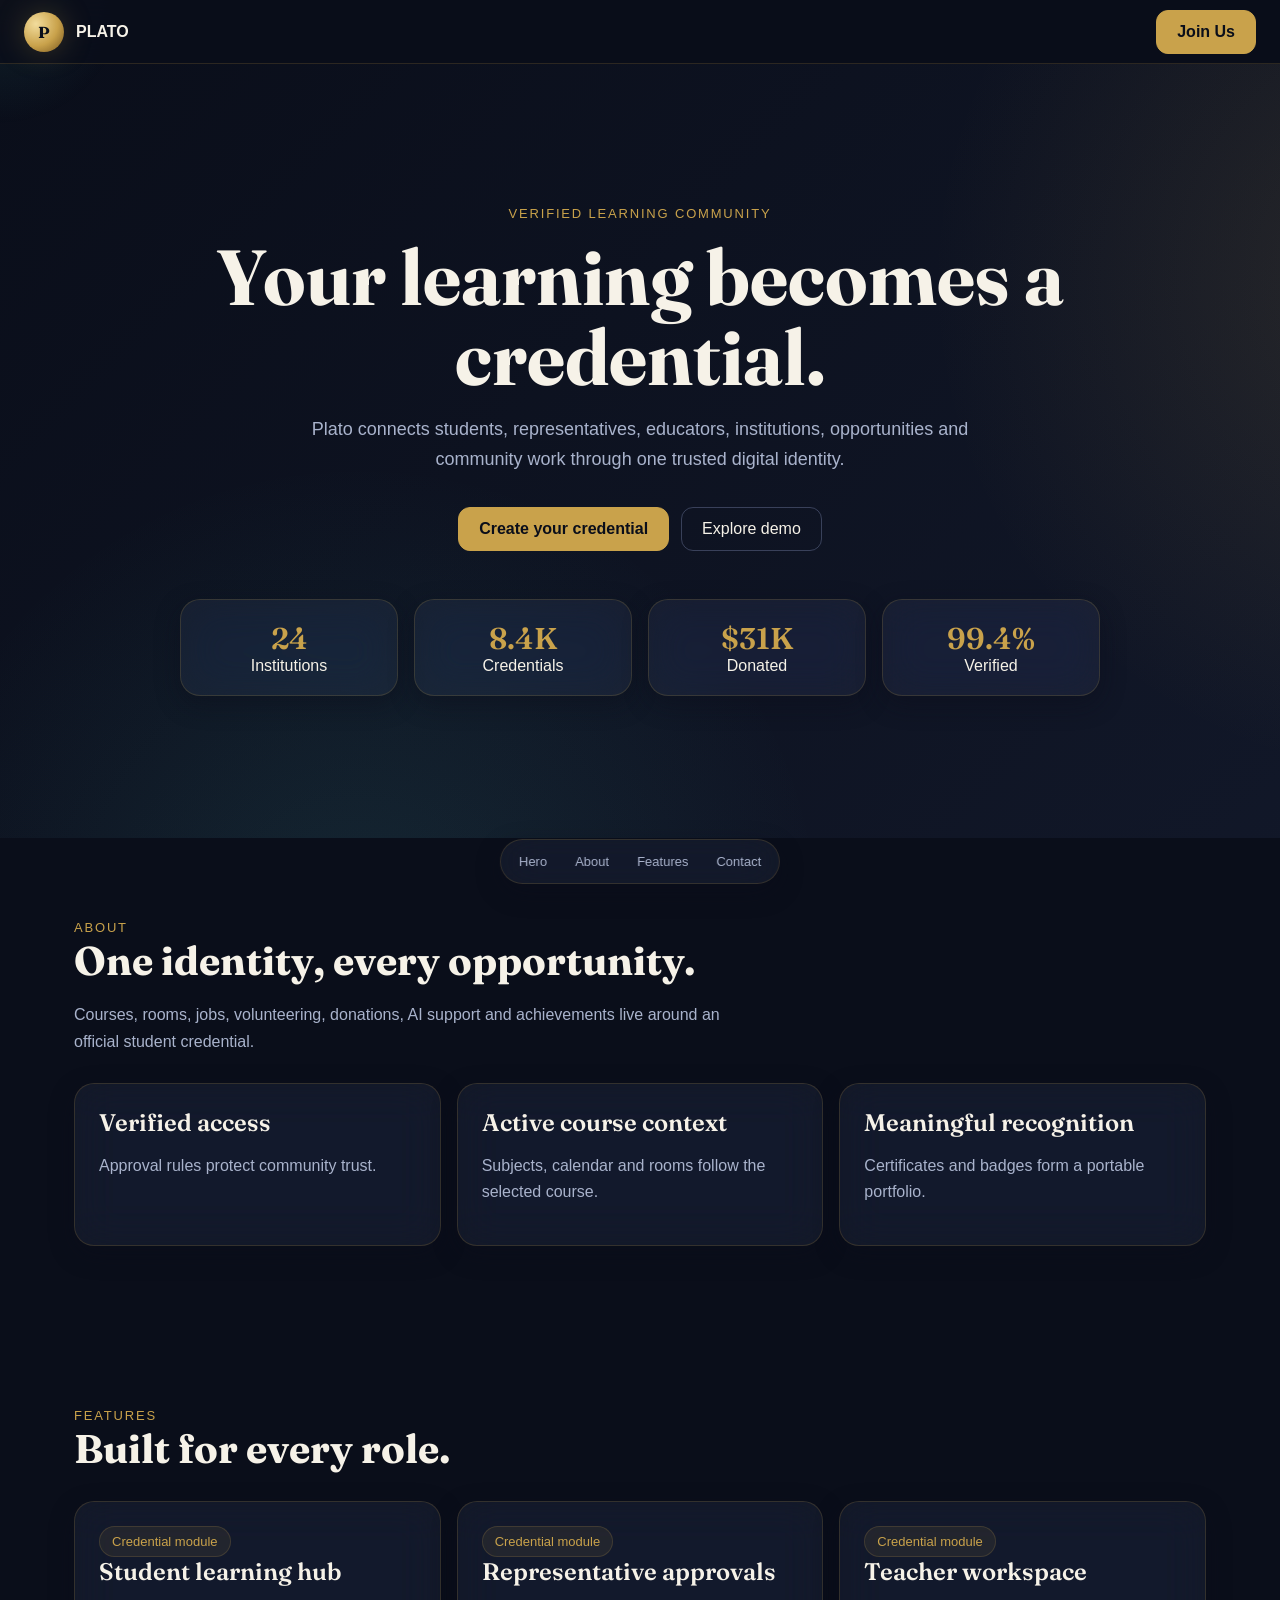
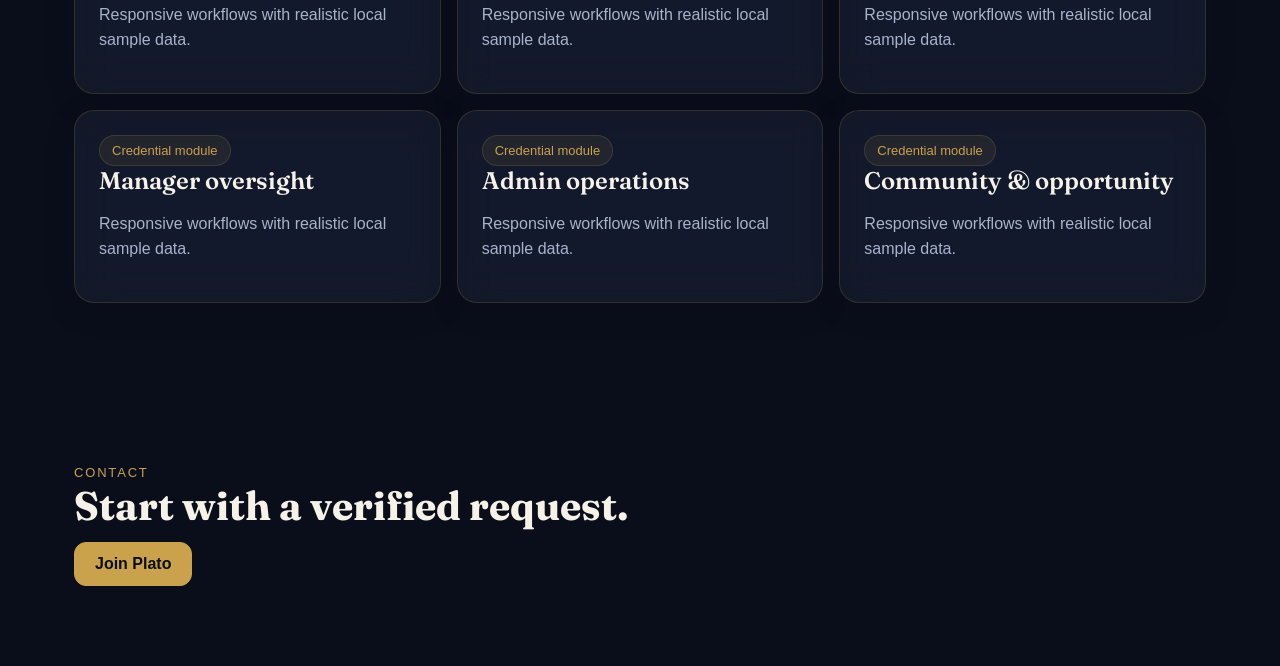
<file: index.html>
<!doctype html>
<html lang="en">
<head>
  <meta charset="utf-8">
  <meta name="viewport" content="width=device-width,initial-scale=1">
  <meta name="theme-color" content="#0A0E1A">
  <meta name="description" content="Plato is a multi-role education and community platform built around verified digital credentials.">
  <title>Plato — Verified Learning Community</title>
  <link rel="preconnect" href="https://fonts.googleapis.com">
  <link rel="preconnect" href="https://fonts.gstatic.com" crossorigin>
  <link href="https://fonts.googleapis.com/css2?family=Fraunces:opsz,wght@9..144,500;9..144,600&family=IBM+Plex+Mono:wght@400;500;600&display=swap" rel="stylesheet">
  <link rel="stylesheet" href="styles.css">
</head>
<body>
  <div id="cursorGlow" aria-hidden="true"></div>
  <div id="appRoot"></div>
  <div id="modalRoot"></div>
  <div id="toastRoot" class="toast-root" aria-live="polite" aria-atomic="true"></div>
  <script src="data.js"></script>
  <script src="app.js"></script>
</body>
</html>
</file>
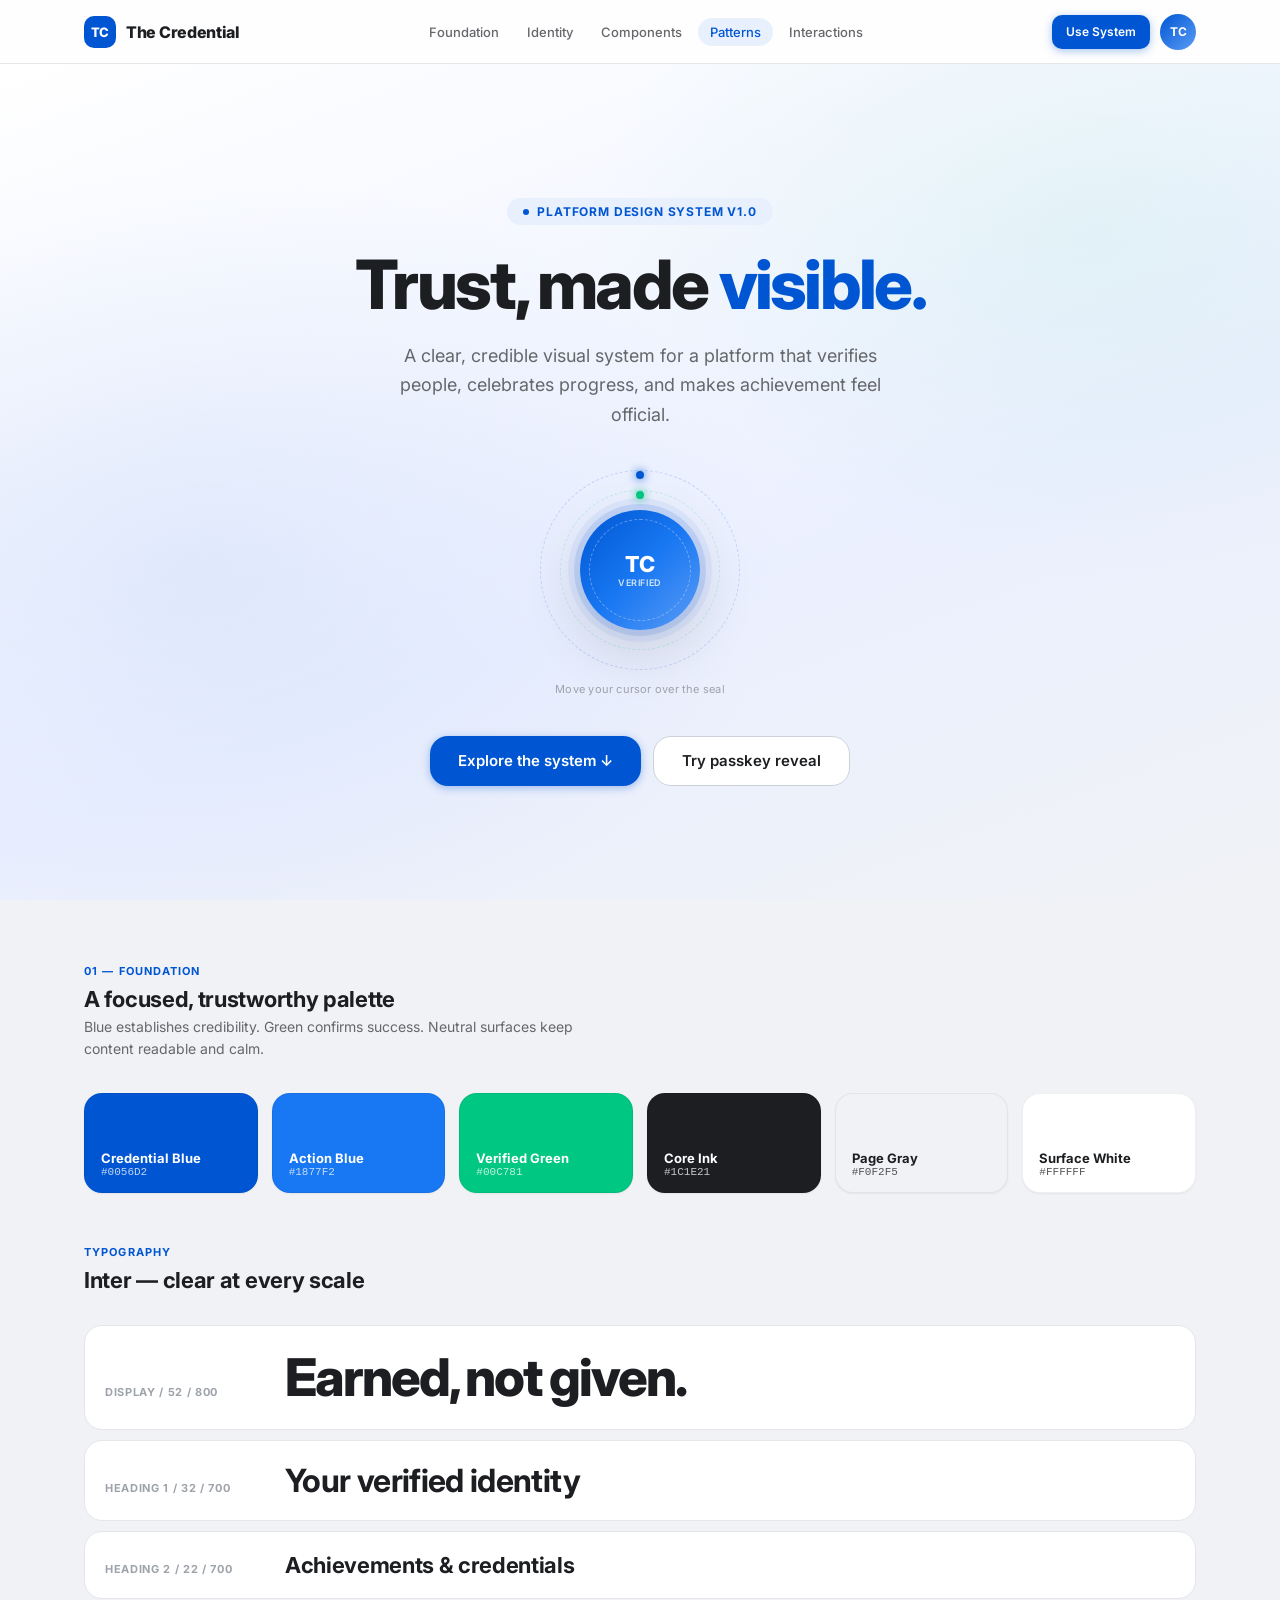
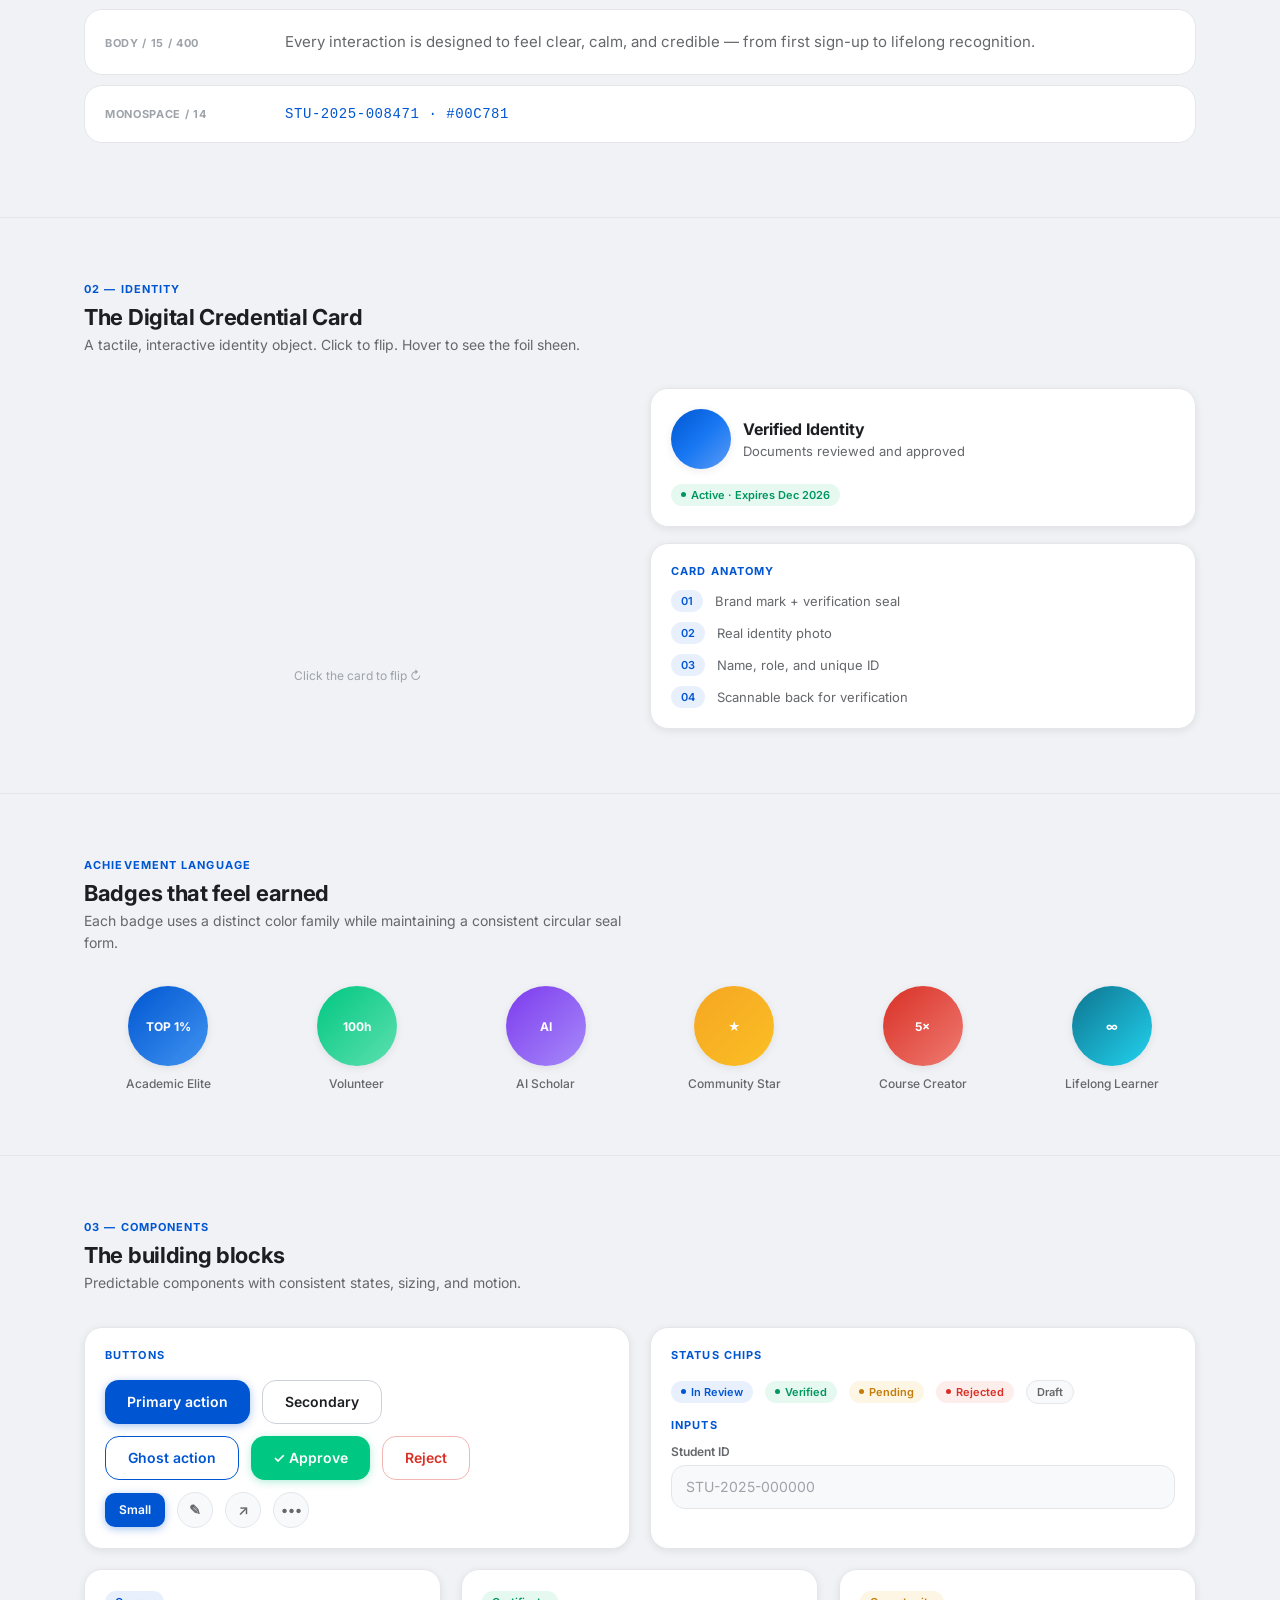
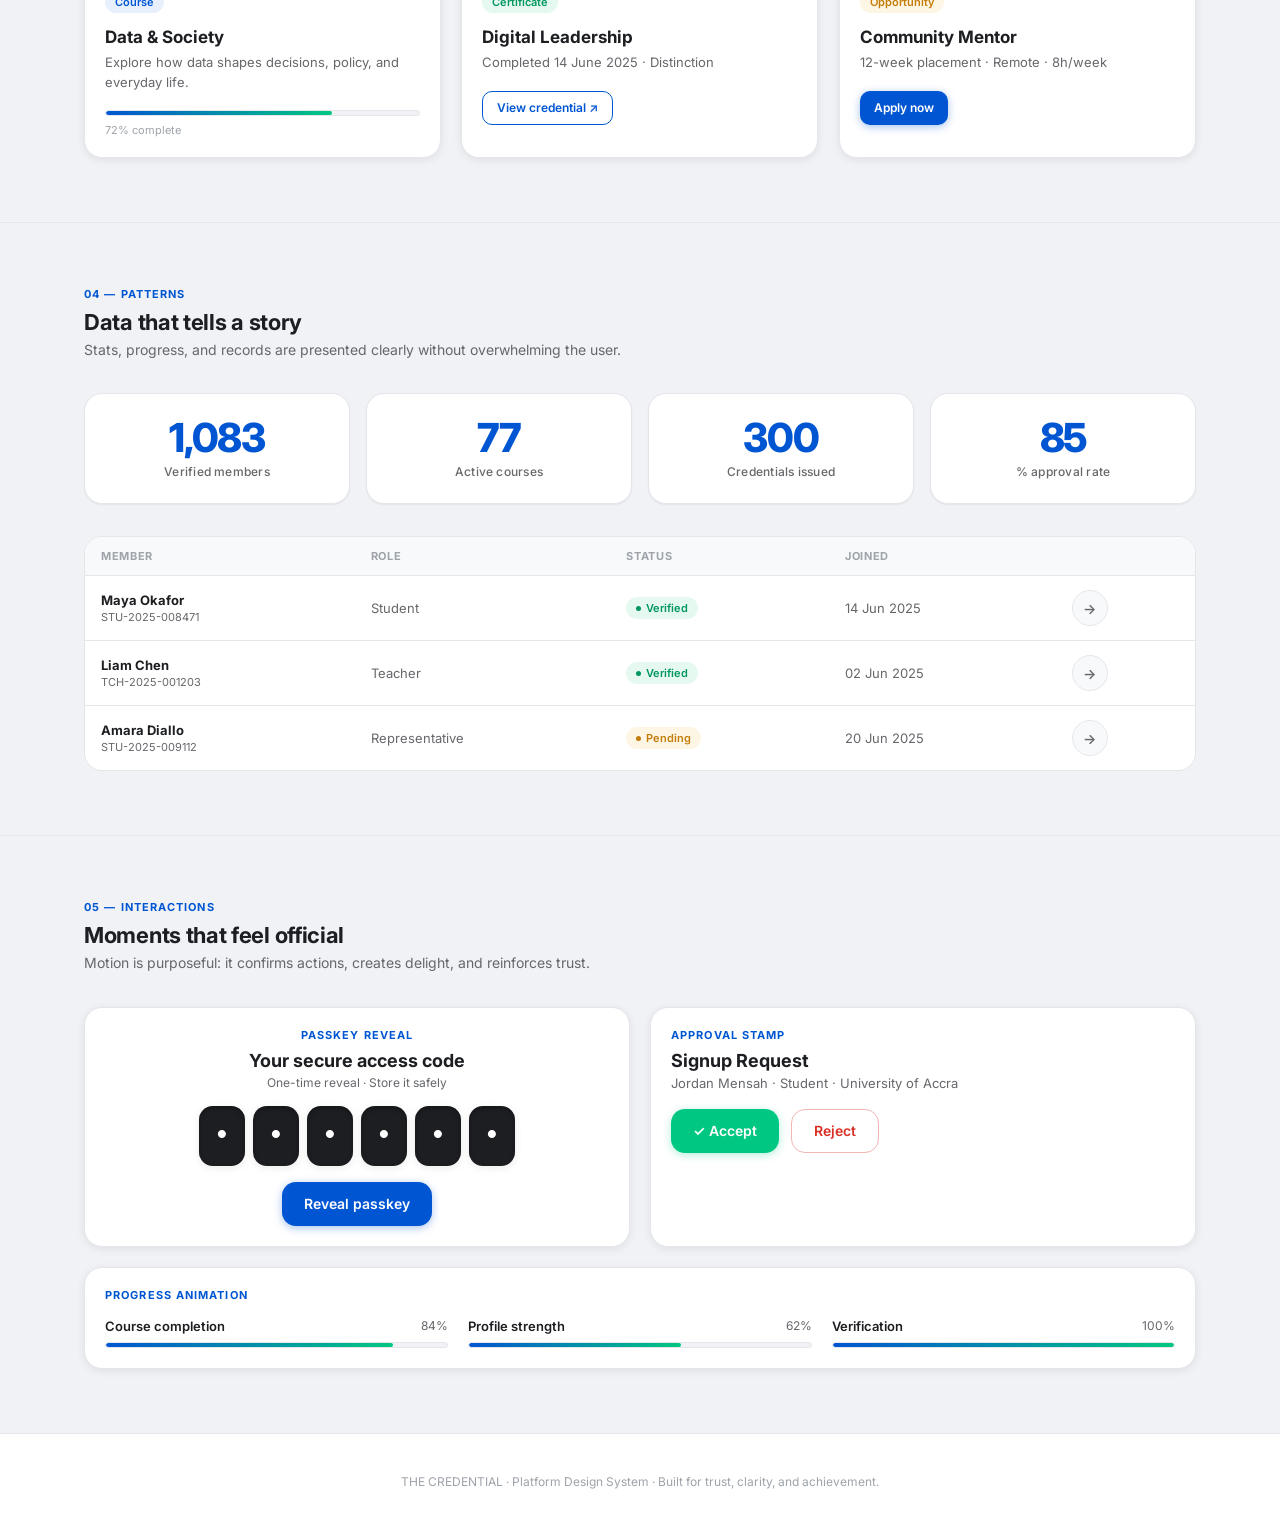
<file: credential-showcase.html>
<!DOCTYPE html>
<html lang="en">
<head>
<meta charset="UTF-8" />
<meta name="viewport" content="width=device-width, initial-scale=1.0" />
<title>The Credential — Platform Design</title>
<link rel="preconnect" href="https://fonts.googleapis.com">
<link href="https://fonts.googleapis.com/css2?family=Inter:wght@300;400;500;600;700;800&display=swap" rel="stylesheet">
<style>
/* ============================================================
   DESIGN TOKENS
   ============================================================ */
:root {
  --blue:        #0056D2;
  --blue-mid:    #1877F2;
  --blue-light:  #E8F0FE;
  --blue-hover:  #0046B8;
  --green:       #00C781;
  --green-light: #E6F9F1;
  --red:         #D93025;
  --red-light:   #FDEEEC;
  --amber:       #F5A623;
  --amber-light: #FEF6E4;

  --bg:          #F0F2F5;       /* Facebook-style page bg */
  --surface:     #FFFFFF;
  --surface-alt: #F8F9FB;
  --border:      #E4E6EA;
  --border-mid:  #CDD1D8;

  --text-1:      #1C1E21;       /* near-black */
  --text-2:      #65676B;       /* mid-gray */
  --text-3:      #9EA3AA;       /* light */

  --shadow-xs:   0 1px 2px rgba(0,0,0,0.06);
  --shadow-sm:   0 2px 8px rgba(0,0,0,0.08);
  --shadow-md:   0 4px 20px rgba(0,0,0,0.10);
  --shadow-lg:   0 8px 40px rgba(0,0,0,0.12);
  --shadow-xl:   0 20px 60px rgba(0,0,0,0.14);

  --r-xs:  6px;
  --r-sm:  10px;
  --r-md:  14px;
  --r-lg:  18px;
  --r-xl:  24px;
  --r-2xl: 32px;
  --r-full: 9999px;

  --nav-h: 64px;
  --font:  'Inter', -apple-system, sans-serif;

  --transition: 200ms cubic-bezier(0.25, 0.46, 0.45, 0.94);
  --transition-spring: 300ms cubic-bezier(0.34, 1.56, 0.64, 1);
}

/* ============================================================
   RESET / BASE
   ============================================================ */
*, *::before, *::after { box-sizing: border-box; margin: 0; padding: 0; }
html { scroll-behavior: smooth; -webkit-text-size-adjust: 100%; }
body {
  font-family: var(--font);
  background: var(--bg);
  color: var(--text-1);
  -webkit-font-smoothing: antialiased;
  overflow-x: hidden;
}
button { font-family: inherit; cursor: pointer; border: none; background: none; }
input  { font-family: inherit; }
a      { color: var(--blue); text-decoration: none; }
img    { display: block; max-width: 100%; }
::selection { background: var(--blue-light); color: var(--blue); }

/* ============================================================
   SCROLLBAR
   ============================================================ */
::-webkit-scrollbar { width: 6px; height: 6px; }
::-webkit-scrollbar-track { background: transparent; }
::-webkit-scrollbar-thumb { background: var(--border-mid); border-radius: var(--r-full); }

/* ============================================================
   TYPOGRAPHY HELPERS
   ============================================================ */
.eyebrow {
  font-size: 11px; font-weight: 700; letter-spacing: .1em;
  text-transform: uppercase; color: var(--blue);
}
.section-title {
  font-size: 22px; font-weight: 700; color: var(--text-1);
  margin-bottom: 4px; letter-spacing: -.3px;
}
.section-sub {
  font-size: 14px; color: var(--text-2); line-height: 1.6;
  max-width: 540px;
}

/* ============================================================
   LAYOUT
   ============================================================ */
.container {
  width: 100%; max-width: 1160px;
  margin: 0 auto; padding: 0 24px;
}
section.block {
  padding: 64px 0;
}
section.block + section.block {
  border-top: 1px solid var(--border);
}
.block-header { margin-bottom: 32px; }
.block-header .eyebrow { margin-bottom: 8px; }

/* Reveal animation */
.reveal {
  opacity: 0; transform: translateY(22px);
  transition: opacity 600ms cubic-bezier(0.16,1,0.3,1),
              transform 600ms cubic-bezier(0.16,1,0.3,1);
}
.reveal.in-view { opacity: 1; transform: translateY(0); }

/* ============================================================
   NAV
   ============================================================ */
#nav {
  position: sticky; top: 0; z-index: 100;
  height: var(--nav-h);
  background: rgba(255,255,255,0.92);
  backdrop-filter: blur(16px) saturate(160%);
  border-bottom: 1px solid var(--border);
  display: flex; align-items: center;
}
.nav-inner {
  display: flex; align-items: center;
  justify-content: space-between; width: 100%;
  max-width: 1160px; margin: 0 auto; padding: 0 24px;
}
.nav-brand {
  display: flex; align-items: center; gap: 10px;
  font-size: 16px; font-weight: 800; letter-spacing: -.3px; color: var(--text-1);
}
.nav-brand-icon {
  width: 32px; height: 32px; border-radius: var(--r-sm);
  background: var(--blue); color: #fff;
  display: flex; align-items: center; justify-content: center;
  font-size: 13px; font-weight: 800;
}
.nav-links {
  display: flex; gap: 4px; align-items: center;
}
.nav-links a {
  font-size: 13px; font-weight: 500; color: var(--text-2);
  padding: 6px 12px; border-radius: var(--r-full);
  transition: background var(--transition), color var(--transition);
  white-space: nowrap;
}
.nav-links a:hover, .nav-links a.active {
  background: var(--blue-light); color: var(--blue);
}
.nav-right { display: flex; align-items: center; gap: 10px; }
.nav-avatar {
  width: 36px; height: 36px; border-radius: 50%;
  background: linear-gradient(135deg, var(--blue), #5B9CF6);
  display: flex; align-items: center; justify-content: center;
  font-size: 12px; font-weight: 700; color: #fff;
  cursor: pointer; transition: transform var(--transition);
}
.nav-avatar:hover { transform: scale(1.05); }
.nav-ham {
  display: none; width: 36px; height: 36px; border-radius: 50%;
  background: var(--surface-alt); border: 1px solid var(--border);
  align-items: center; justify-content: center; flex-direction: column; gap: 4px;
}
.nav-ham span {
  display: block; width: 16px; height: 2px; border-radius: 2px; background: var(--text-2);
  transition: transform var(--transition), opacity var(--transition);
}
@media(max-width: 820px) {
  .nav-links { display: none; }
  .nav-ham   { display: flex; }
}

/* ============================================================
   HERO
   ============================================================ */
.hero {
  min-height: calc(100vh - var(--nav-h));
  display: flex; align-items: center; justify-content: center;
  text-align: center;
  background: linear-gradient(160deg, #FFFFFF 0%, #EBF0FF 60%, #F0F2F5 100%);
  padding: 80px 24px 60px;
  position: relative; overflow: hidden;
}
.hero::before {
  content: '';
  position: absolute; inset: 0;
  background:
    radial-gradient(ellipse 600px 400px at 15% 60%, rgba(0,86,210,.07), transparent),
    radial-gradient(ellipse 500px 350px at 85% 20%, rgba(0,199,129,.06), transparent);
  pointer-events: none;
}
.hero-inner { position: relative; z-index: 1; max-width: 720px; }
.hero-eyebrow {
  display: inline-flex; align-items: center; gap: 8px;
  background: var(--blue-light); color: var(--blue);
  font-size: 12px; font-weight: 700; letter-spacing: .07em; text-transform: uppercase;
  padding: 6px 16px; border-radius: var(--r-full); margin-bottom: 24px;
  animation: fadeUp 600ms ease-out 100ms both;
}
.hero-eyebrow-dot { width: 6px; height: 6px; border-radius: 50%; background: var(--blue); }
.hero h1 {
  font-size: clamp(36px, 7vw, 68px); font-weight: 800; letter-spacing: -.04em;
  line-height: 1.05; color: var(--text-1);
  animation: fadeUp 700ms cubic-bezier(0.16,1,0.3,1) 200ms both;
  margin-bottom: 20px;
}
.hero h1 span { color: var(--blue); }
.hero-sub {
  font-size: 18px; line-height: 1.65; color: var(--text-2);
  max-width: 520px; margin: 0 auto 40px;
  animation: fadeUp 700ms ease-out 320ms both;
}
.hero-seal-area {
  animation: fadeUp 800ms ease-out 440ms both;
  margin-bottom: 40px;
}
.hero-cta {
  display: flex; gap: 12px; justify-content: center; flex-wrap: wrap;
  animation: fadeUp 700ms ease-out 500ms both;
}
@keyframes fadeUp {
  from { opacity:0; transform:translateY(18px); }
  to   { opacity:1; transform:translateY(0); }
}

/* ============================================================
   SEAL
   ============================================================ */
.seal-wrap { display: inline-block; position: relative; }
.seal {
  width: 120px; height: 120px; border-radius: 50%;
  background: linear-gradient(135deg, #0056D2 0%, #1877F2 50%, #5B9CF6 100%);
  box-shadow: 0 0 0 6px rgba(0,86,210,.12), 0 0 0 12px rgba(0,86,210,.06), var(--shadow-xl);
  display: flex; align-items: center; justify-content: center;
  cursor: pointer;
  transform-style: preserve-3d;
  transition: transform 260ms ease-out;
  position: relative;
}
.seal .seal-ring {
  position: absolute; inset: 9px; border-radius: 50%;
  border: 1.5px dashed rgba(255,255,255,0.35);
  animation: spin 18s linear infinite;
}
.seal .seal-core {
  font-size: 22px; font-weight: 800; color: #fff; text-align: center;
  line-height: 1.1; z-index: 2; position: relative;
}
.seal .seal-core small {
  display: block; font-size: 9px; font-weight: 600;
  letter-spacing: .07em; opacity: .8; margin-top: 2px;
}
.seal .seal-shine {
  position: absolute; inset: 0; border-radius: 50%;
  background: transparent; mix-blend-mode: overlay;
  pointer-events: none; transition: background 80ms linear;
}
.seal.sm {
  width: 60px; height: 60px; box-shadow: var(--shadow-sm);
}
.seal.sm .seal-core { font-size: 14px; }
.seal.sm .seal-core small { font-size: 8px; }
.seal.xs {
  width: 28px; height: 28px; box-shadow: none;
}
.seal.xs .seal-ring  { display:none; }
.seal.xs .seal-core  { font-size: 10px; font-weight: 700; }
@keyframes spin { to { transform: rotate(360deg); } }
.orbit-container {
  width: 200px; height: 200px; margin: 0 auto;
  position: relative;
}
.orbit-ring {
  position: absolute; inset: 0; border-radius: 50%;
  border: 1px dashed rgba(0,86,210,.18);
  animation: spin 24s linear infinite;
}
.orbit-ring.r2 {
  inset: 20px;
  border-color: rgba(0,199,129,.18);
  animation-duration: 16s; animation-direction: reverse;
}
.orbit-dot {
  position: absolute; top: 0; left: 50%; margin-left: -4px;
  width: 8px; height: 8px; border-radius: 50%;
  background: var(--blue);
  box-shadow: 0 0 10px var(--blue);
}
.orbit-dot.d2 { background: var(--green); box-shadow: 0 0 10px var(--green); }
.orbit-center {
  position: absolute; top: 50%; left: 50%;
  transform: translate(-50%, -50%);
}
.hero-hint {
  font-size: 11px; color: var(--text-3); margin-top: 12px;
  letter-spacing: .02em;
}

/* ============================================================
   BUTTONS
   ============================================================ */
.btn {
  display: inline-flex; align-items: center; justify-content: center; gap: 8px;
  height: 44px; padding: 0 22px; border-radius: var(--r-md);
  font-size: 14px; font-weight: 600; cursor: pointer; border: none;
  transition: transform var(--transition), box-shadow var(--transition),
              background var(--transition), filter var(--transition);
  white-space: nowrap;
}
.btn:active { transform: scale(.97); }
.btn-primary {
  background: var(--blue); color: #fff;
  box-shadow: 0 2px 8px rgba(0,86,210,.35);
}
.btn-primary:hover {
  background: var(--blue-hover);
  box-shadow: 0 4px 16px rgba(0,86,210,.45);
  transform: translateY(-1px);
}
.btn-secondary {
  background: var(--surface); color: var(--text-1);
  border: 1.5px solid var(--border-mid);
}
.btn-secondary:hover {
  background: var(--surface-alt);
  border-color: var(--text-3);
  transform: translateY(-1px);
}
.btn-ghost {
  background: transparent; color: var(--blue);
  border: 1.5px solid var(--blue);
}
.btn-ghost:hover { background: var(--blue-light); transform: translateY(-1px); }
.btn-danger {
  background: transparent; color: var(--red);
  border: 1.5px solid rgba(217,48,37,.35);
}
.btn-danger:hover { background: var(--red-light); border-color: var(--red); }
.btn-success {
  background: var(--green); color: #fff;
  box-shadow: 0 2px 8px rgba(0,199,129,.3);
}
.btn-success:hover { filter: brightness(1.06); transform: translateY(-1px); }
.btn-lg { height: 50px; padding: 0 28px; font-size: 15px; border-radius: var(--r-lg); }
.btn-sm { height: 34px; padding: 0 14px; font-size: 12px; border-radius: var(--r-sm); }
.btn-icon {
  width: 36px; height: 36px; padding: 0; border-radius: 50%;
  background: var(--surface-alt); border: 1px solid var(--border); color: var(--text-2);
}
.btn-icon:hover { background: var(--blue-light); color: var(--blue); border-color: var(--blue); }

/* ============================================================
   CARDS / SURFACE
   ============================================================ */
.card {
  background: var(--surface); border-radius: var(--r-lg);
  border: 1px solid var(--border);
  box-shadow: var(--shadow-sm);
  overflow: hidden;
}
.card-body { padding: 20px; }
.card-hover {
  transition: transform var(--transition), box-shadow var(--transition);
}
.card-hover:hover {
  transform: translateY(-3px);
  box-shadow: var(--shadow-lg);
}

/* Tilt cards */
.tilt-card {
  background: var(--surface); border-radius: var(--r-lg);
  border: 1px solid var(--border); box-shadow: var(--shadow-sm);
  padding: 20px; cursor: pointer; position: relative; overflow: hidden;
  transform-style: preserve-3d;
  transition: transform 260ms ease-out, box-shadow 260ms ease-out;
  will-change: transform;
}
.tilt-card:hover { box-shadow: var(--shadow-lg); }
.tilt-shine {
  position: absolute; inset: 0; border-radius: inherit;
  pointer-events: none; mix-blend-mode: overlay; background: transparent;
  transition: background 80ms linear;
}

/* ============================================================
   STATS
   ============================================================ */
.stats-grid {
  display: grid;
  grid-template-columns: repeat(auto-fit, minmax(180px, 1fr));
  gap: 16px;
}
.stat-card {
  background: var(--surface); border-radius: var(--r-lg);
  border: 1px solid var(--border); box-shadow: var(--shadow-xs);
  padding: 24px 20px; text-align: center;
  transition: transform var(--transition), box-shadow var(--transition);
}
.stat-card:hover { transform: translateY(-3px); box-shadow: var(--shadow-md); }
.stat-num {
  font-size: 40px; font-weight: 800; color: var(--blue);
  letter-spacing: -.03em; line-height: 1;
}
.stat-label {
  font-size: 12px; font-weight: 500; color: var(--text-2);
  margin-top: 6px; letter-spacing: .02em;
}

/* ============================================================
   PALETTE SWATCHES
   ============================================================ */
.swatch-grid {
  display: grid;
  grid-template-columns: repeat(auto-fit, minmax(160px, 1fr));
  gap: 14px;
}
.swatch {
  height: 100px; border-radius: var(--r-lg); padding: 0 16px;
  display: flex; flex-direction: column; justify-content: flex-end;
  padding-bottom: 14px;
  box-shadow: var(--shadow-xs); border: 1px solid rgba(0,0,0,.06);
  transition: transform var(--transition), box-shadow var(--transition);
}
.swatch:hover { transform: translateY(-4px) scale(1.02); box-shadow: var(--shadow-md); }
.swatch b { font-size: 13px; font-weight: 700; }
.swatch span { font-size: 11px; opacity: .75; font-family: 'SF Mono', 'Fira Code', monospace; }

/* ============================================================
   TYPE SCALE
   ============================================================ */
.type-row {
  display: flex; align-items: baseline; gap: 20px;
  padding: 20px; border-radius: var(--r-lg);
  background: var(--surface); border: 1px solid var(--border);
  margin-bottom: 10px;
}
.type-label {
  flex-shrink: 0; width: 160px;
  font-size: 11px; font-weight: 700; color: var(--text-3);
  letter-spacing: .06em; text-transform: uppercase;
}
.type-sample { flex: 1; }
.t-display { font-size: clamp(28px, 5vw, 52px); font-weight: 800; letter-spacing: -.04em; color: var(--text-1); }
.t-h1 { font-size: 32px; font-weight: 700; letter-spacing: -.02em; color: var(--text-1); }
.t-h2 { font-size: 22px; font-weight: 700; letter-spacing: -.015em; color: var(--text-1); }
.t-body { font-size: 15px; line-height: 1.6; color: var(--text-2); }
.t-mono { font-family: 'SF Mono', 'Fira Code', monospace; font-size: 14px; color: var(--blue); letter-spacing: .04em; }
@media(max-width: 600px) {
  .type-row { flex-direction: column; gap: 6px; }
  .type-label { width: auto; }
}

/* ============================================================
   ID CARD
   ============================================================ */
.idcard-container { display: flex; justify-content: center; perspective: 1600px; }
.idcard {
  width: 360px; max-width: 100%; aspect-ratio: 360 / 220;
  position: relative; transform-style: preserve-3d;
  transition: transform 360ms cubic-bezier(0.16,1,0.3,1);
  cursor: pointer;
}
.idcard.flipped { transform: rotateY(180deg); }
.idcard-face {
  position: absolute; inset: 0; border-radius: var(--r-xl);
  backface-visibility: hidden; overflow: hidden;
  border: 1px solid rgba(0,0,0,.1);
  box-shadow: var(--shadow-xl);
  padding: 22px;
}
.idcard-front {
  background: linear-gradient(145deg, #0056D2 0%, #1A73E8 55%, #4294F0 100%);
  color: #fff;
}
.idcard-back {
  transform: rotateY(180deg);
  background: linear-gradient(145deg, #1A1E2E, #0D1120);
  color: #fff;
  display: flex; flex-direction: column; justify-content: space-between;
}
.idcard-sheen {
  position: absolute; inset: 0; pointer-events: none;
  background: linear-gradient(115deg, transparent 25%, rgba(255,255,255,.35) 40%, transparent 58%);
  background-size: 250% 250%;
  animation: sheenSweep 5s ease-in-out infinite;
}
@keyframes sheenSweep {
  0%,100% { background-position: 120% 0; }
  50%      { background-position: -20% 100%; }
}
.idcard-logo { font-size: 12px; font-weight: 700; letter-spacing: .05em; opacity: .85; }
.idcard-photo {
  width: 52px; height: 52px; border-radius: var(--r-md);
  background: rgba(255,255,255,.2); margin-top: 14px;
  border: 2px solid rgba(255,255,255,.35);
}
.idcard-name { font-size: 20px; font-weight: 700; margin-top: 10px; }
.idcard-role { font-size: 11px; opacity: .7; letter-spacing: .04em; text-transform: uppercase; margin-top: 2px; }
.idcard-id   { font-family: 'SF Mono', 'Fira Code', monospace; font-size: 12px; opacity: .75; margin-top: 8px; }
.idcard-barcode {
  height: 36px;
  background: repeating-linear-gradient(90deg, rgba(255,255,255,.6) 0 2px, transparent 2px 5px);
  border-radius: 4px;
}
.idcard-qr {
  width: 66px; height: 66px; margin: 0 auto;
  background: conic-gradient(rgba(255,255,255,.85) 0 25%, transparent 0 50%, rgba(255,255,255,.85) 0 75%, transparent 0);
  background-size: 10px 10px; border-radius: 8px;
}
.idcard-hint { text-align: center; font-size: 12px; color: var(--text-3); margin-top: 14px; }
.idcard-badge-row { display: flex; align-items: center; justify-content: space-between; }

/* ============================================================
   BADGES / ACHIEVEMENT SEALS
   ============================================================ */
.badge-grid {
  display: grid; grid-template-columns: repeat(auto-fit, minmax(110px, 1fr));
  gap: 20px;
}
.badge-item { text-align: center; }
.badge-circle {
  width: 80px; height: 80px; border-radius: 50%; margin: 0 auto 10px;
  display: flex; align-items: center; justify-content: center;
  font-size: 12px; font-weight: 700;
  box-shadow: var(--shadow-sm);
  transition: transform var(--transition-spring), box-shadow var(--transition);
}
.badge-item:hover .badge-circle {
  transform: translateY(-6px) scale(1.06);
  box-shadow: var(--shadow-lg);
}
.badge-b1 { background: linear-gradient(135deg, #0056D2, #4294F0); color: #fff; }
.badge-b2 { background: linear-gradient(135deg, #00C781, #5EE0B0); color: #fff; }
.badge-b3 { background: linear-gradient(135deg, #7C3AED, #A78BFA); color: #fff; }
.badge-b4 { background: linear-gradient(135deg, #F5A623, #FBBF24); color: #fff; }
.badge-b5 { background: linear-gradient(135deg, #D93025, #EF7B72); color: #fff; }
.badge-b6 { background: linear-gradient(135deg, #0E7490, #22D3EE); color: #fff; }
.badge-label { font-size: 12px; font-weight: 500; color: var(--text-2); }

/* ============================================================
   STATUS CHIPS
   ============================================================ */
.chip {
  display: inline-flex; align-items: center; gap: 5px;
  padding: 4px 10px; border-radius: var(--r-full); font-size: 11px; font-weight: 600;
}
.chip-blue   { background: var(--blue-light); color: var(--blue); }
.chip-green  { background: var(--green-light); color: #00975E; }
.chip-red    { background: var(--red-light);   color: var(--red); }
.chip-amber  { background: var(--amber-light); color: #C47D0A; }
.chip-gray   { background: var(--surface-alt); color: var(--text-2); border: 1px solid var(--border); }
.chip-dot { width: 5px; height: 5px; border-radius: 50%; background: currentColor; }

/* ============================================================
   FORM FIELDS
   ============================================================ */
.field-group { display: flex; flex-direction: column; gap: 6px; }
.field-label { font-size: 12px; font-weight: 600; color: var(--text-2); }
.field-input {
  height: 44px; border-radius: var(--r-md);
  background: var(--surface-alt); color: var(--text-1);
  border: 1.5px solid var(--border);
  padding: 0 14px; font-size: 14px; outline: none; width: 100%;
  transition: border-color var(--transition), box-shadow var(--transition);
}
.field-input:focus {
  border-color: var(--blue);
  box-shadow: 0 0 0 3px rgba(0,86,210,.15);
  background: var(--surface);
}
.field-input::placeholder { color: var(--text-3); }

/* ============================================================
   PROGRESS BAR
   ============================================================ */
.progress-track {
  height: 6px; border-radius: var(--r-full);
  background: var(--bg); overflow: hidden;
  border: 1px solid var(--border);
}
.progress-fill {
  height: 100%; border-radius: var(--r-full);
  background: linear-gradient(90deg, var(--blue), var(--green));
  width: 0; transition: width 1200ms cubic-bezier(0.16,1,0.3,1);
}

/* ============================================================
   STAMP INTERACTION
   ============================================================ */
.stamp-panel { position: relative; }
.stamp-mark {
  position: absolute; top: 50%; left: 50%;
  transform: translate(-50%,-50%) rotate(-14deg) scale(0);
  opacity: 0; pointer-events: none;
  font-size: 18px; font-weight: 800; letter-spacing: .08em; text-transform: uppercase;
  padding: 6px 20px; border-radius: 8px;
  border: 3px solid currentColor;
}
.stamp-mark.approved { color: var(--green); }
.stamp-mark.rejected { color: var(--red); }
.stamp-mark.show { animation: stampIn 700ms cubic-bezier(.34,1.56,.64,1) both; }
@keyframes stampIn {
  0%   { opacity:0; transform:translate(-50%,-50%) rotate(-14deg) scale(2); }
  45%  { opacity:1; transform:translate(-50%,-50%) rotate(-14deg) scale(.85); }
  70%  { transform:translate(-50%,-50%) rotate(-14deg) scale(1.08); }
  100% { opacity:1; transform:translate(-50%,-50%) rotate(-14deg) scale(1); }
}

/* ============================================================
   TOAST
   ============================================================ */
#toast {
  position: fixed; bottom: 24px; left: 50%; z-index: 999;
  transform: translateX(-50%) translateY(20px);
  background: var(--text-1); color: #fff;
  padding: 12px 20px; border-radius: var(--r-full);
  font-size: 13px; font-weight: 500;
  box-shadow: var(--shadow-xl); opacity: 0; pointer-events: none;
  transition: opacity 250ms, transform 250ms;
  white-space: nowrap;
}
#toast.show { opacity: 1; transform: translateX(-50%) translateY(0); }

/* ============================================================
   PASSKEY ODOMETER
   ============================================================ */
.passkey-wrap {
  display: flex; justify-content: center; gap: 8px; margin: 16px 0;
}
.digit-box {
  width: 46px; height: 60px; border-radius: var(--r-md);
  background: var(--text-1); color: #fff;
  display: flex; align-items: center; justify-content: center;
  font-size: 28px; font-weight: 700; font-family: 'SF Mono', 'Fira Code', monospace;
  overflow: hidden; position: relative;
  box-shadow: inset 0 2px 5px rgba(0,0,0,.3), var(--shadow-sm);
}
.digit-box span { display: block; }
.digit-box.revealing span { animation: digitRoll 500ms cubic-bezier(0.16,1,0.3,1) both; }
@keyframes digitRoll {
  0%   { transform: translateY(-60px); opacity:0; }
  60%  { transform: translateY(5px); opacity:1; }
  100% { transform: translateY(0); }
}

/* ============================================================
   TOOLTIP
   ============================================================ */
[data-tip] { position: relative; }
[data-tip]::after {
  content: attr(data-tip);
  position: absolute; bottom: calc(100% + 8px); left: 50%;
  transform: translateX(-50%) translateY(4px);
  background: var(--text-1); color: #fff;
  padding: 5px 9px; border-radius: 6px; font-size: 10px; white-space: nowrap;
  opacity: 0; pointer-events: none; transition: opacity var(--transition), transform var(--transition);
  z-index: 50;
}
[data-tip]:hover::after { opacity:1; transform:translateX(-50%) translateY(0); }

/* ============================================================
   TABLE
   ============================================================ */
.table-wrap { overflow-x: auto; border-radius: var(--r-lg); border: 1px solid var(--border); }
table { width:100%; border-collapse: collapse; background: var(--surface); }
th { text-align:left; padding: 12px 16px; font-size:11px; text-transform:uppercase; letter-spacing:.06em; color:var(--text-3); background:var(--surface-alt); border-bottom:1px solid var(--border); }
td { padding:14px 16px; font-size:13px; color:var(--text-2); border-bottom:1px solid var(--border); }
tr:last-child td { border-bottom:none; }
tr:hover td { background:var(--surface-alt); }

/* ============================================================
   GRID HELPERS
   ============================================================ */
.grid-2 { display:grid; grid-template-columns:repeat(2,1fr); gap:20px; }
.grid-3 { display:grid; grid-template-columns:repeat(3,1fr); gap:20px; }
.flex-row { display:flex; align-items:center; gap:12px; flex-wrap:wrap; }
@media(max-width:760px){ .grid-2,.grid-3{grid-template-columns:1fr;} }

/* ============================================================
   MOBILE DRAWER
   ============================================================ */
.mobile-menu {
  display:none; position:fixed; top:var(--nav-h); left:0; right:0; z-index:99;
  background:var(--surface); border-bottom:1px solid var(--border); box-shadow:var(--shadow-md);
  padding:12px 24px 20px; flex-direction:column; gap:4px;
}
.mobile-menu.open{display:flex;}
.mobile-menu a{padding:10px 12px;border-radius:var(--r-sm);font-size:14px;color:var(--text-2);}
.mobile-menu a:hover{background:var(--blue-light);color:var(--blue);}

/* ============================================================
   FOOTER
   ============================================================ */
footer{padding:40px 24px;text-align:center;background:var(--surface);border-top:1px solid var(--border);}
footer p{font-size:12px;color:var(--text-3);}

/* ============================================================
   REDUCED MOTION
   ============================================================ */
@media(prefers-reduced-motion:reduce){
  *,*::before,*::after{animation-duration:.01ms!important;animation-iteration-count:1!important;transition-duration:.01ms!important;}
  html{scroll-behavior:auto;}
}
</style>
</head>
<body>

<!-- NAV -->
<nav id="nav">
  <div class="nav-inner">
    <a class="nav-brand" href="#top">
      <span class="nav-brand-icon">TC</span>
      The Credential
    </a>
    <div class="nav-links">
      <a href="#foundation">Foundation</a>
      <a href="#identity">Identity</a>
      <a href="#components">Components</a>
      <a href="#patterns">Patterns</a>
      <a href="#interactions">Interactions</a>
    </div>
    <div class="nav-right">
      <button class="btn btn-sm btn-primary magnetic" onclick="showToast('Design system copied ✓')">Use System</button>
      <div class="nav-avatar" data-tip="Profile">TC</div>
      <button class="nav-ham" aria-label="Menu" onclick="toggleMenu(this)"><span></span><span></span><span></span></button>
    </div>
  </div>
</nav>
<div class="mobile-menu" id="mobileMenu">
  <a href="#foundation" onclick="closeMenu()">Foundation</a>
  <a href="#identity" onclick="closeMenu()">Identity</a>
  <a href="#components" onclick="closeMenu()">Components</a>
  <a href="#patterns" onclick="closeMenu()">Patterns</a>
  <a href="#interactions" onclick="closeMenu()">Interactions</a>
</div>

<!-- HERO -->
<header class="hero" id="top">
  <div class="hero-inner">
    <div class="hero-eyebrow"><span class="hero-eyebrow-dot"></span>Platform Design System v1.0</div>
    <h1>Trust, made <span>visible.</span></h1>
    <p class="hero-sub">A clear, credible visual system for a platform that verifies people, celebrates progress, and makes achievement feel official.</p>
    <div class="hero-seal-area">
      <div class="orbit-container">
        <div class="orbit-ring"><span class="orbit-dot"></span></div>
        <div class="orbit-ring r2"><span class="orbit-dot d2"></span></div>
        <div class="orbit-center">
          <div class="seal" data-tilt>
            <div class="seal-ring"></div>
            <div class="seal-core">TC<small>VERIFIED</small></div>
            <div class="seal-shine"></div>
          </div>
        </div>
      </div>
      <p class="hero-hint">Move your cursor over the seal</p>
    </div>
    <div class="hero-cta">
      <a class="btn btn-primary btn-lg magnetic" href="#foundation">Explore the system ↓</a>
      <button class="btn btn-secondary btn-lg" onclick="revealPasskey()">Try passkey reveal</button>
    </div>
  </div>
</header>

<!-- FOUNDATION -->
<section class="block" id="foundation">
  <div class="container">
    <div class="block-header reveal">
      <p class="eyebrow">01 — Foundation</p>
      <h2 class="section-title">A focused, trustworthy palette</h2>
      <p class="section-sub">Blue establishes credibility. Green confirms success. Neutral surfaces keep content readable and calm.</p>
    </div>
    <div class="swatch-grid reveal">
      <div class="swatch" style="background:#0056D2;color:white"><b>Credential Blue</b><span>#0056D2</span></div>
      <div class="swatch" style="background:#1877F2;color:white"><b>Action Blue</b><span>#1877F2</span></div>
      <div class="swatch" style="background:#00C781;color:white"><b>Verified Green</b><span>#00C781</span></div>
      <div class="swatch" style="background:#1C1E21;color:white"><b>Core Ink</b><span>#1C1E21</span></div>
      <div class="swatch" style="background:#F0F2F5;color:#1C1E21"><b>Page Gray</b><span>#F0F2F5</span></div>
      <div class="swatch" style="background:#FFFFFF;color:#1C1E21"><b>Surface White</b><span>#FFFFFF</span></div>
    </div>

    <div style="height:52px"></div>
    <div class="block-header reveal">
      <p class="eyebrow">Typography</p>
      <h2 class="section-title">Inter — clear at every scale</h2>
    </div>
    <div class="reveal">
      <div class="type-row"><div class="type-label">Display / 52 / 800</div><div class="type-sample t-display">Earned, not given.</div></div>
      <div class="type-row"><div class="type-label">Heading 1 / 32 / 700</div><div class="type-sample t-h1">Your verified identity</div></div>
      <div class="type-row"><div class="type-label">Heading 2 / 22 / 700</div><div class="type-sample t-h2">Achievements & credentials</div></div>
      <div class="type-row"><div class="type-label">Body / 15 / 400</div><div class="type-sample t-body">Every interaction is designed to feel clear, calm, and credible — from first sign-up to lifelong recognition.</div></div>
      <div class="type-row"><div class="type-label">Monospace / 14</div><div class="type-sample t-mono">STU-2025-008471 · #00C781</div></div>
    </div>
  </div>
</section>

<!-- IDENTITY -->
<section class="block" id="identity">
  <div class="container">
    <div class="block-header reveal">
      <p class="eyebrow">02 — Identity</p>
      <h2 class="section-title">The Digital Credential Card</h2>
      <p class="section-sub">A tactile, interactive identity object. Click to flip. Hover to see the foil sheen.</p>
    </div>
    <div class="grid-2 reveal" style="align-items:center">
      <div>
        <div class="idcard-container">
          <div class="idcard" id="idcard" onclick="this.classList.toggle('flipped')">
            <div class="idcard-face idcard-front">
              <div class="idcard-sheen"></div>
              <div class="idcard-badge-row">
                <div class="idcard-logo">THE CREDENTIAL</div>
                <div class="seal xs"><div class="seal-core">✓</div></div>
              </div>
              <div class="idcard-photo"></div>
              <div class="idcard-name">Maya Okafor</div>
              <div class="idcard-role">Verified Student · Level 4</div>
              <div class="idcard-id">STU-2025-008471</div>
            </div>
            <div class="idcard-face idcard-back">
              <div class="idcard-logo">DIGITAL CREDENTIAL · 2025</div>
              <div class="idcard-qr"></div>
              <div class="idcard-barcode"></div>
              <div style="font-size:9px;opacity:.5;text-align:center;letter-spacing:.06em">SCAN TO VERIFY · THECREDENTIAL.ORG</div>
            </div>
          </div>
        </div>
        <p class="idcard-hint">Click the card to flip ↻</p>
      </div>
      <div>
        <div class="tilt-card" data-tilt style="margin-bottom:16px">
          <div class="tilt-shine"></div>
          <div class="flex-row" style="margin-bottom:12px">
            <div class="seal sm"><div class="seal-ring"></div><div class="seal-core">✓<small>VALID</small></div></div>
            <div><h3 style="font-size:16px;margin-bottom:4px">Verified Identity</h3><p style="font-size:13px;color:var(--text-2)">Documents reviewed and approved</p></div>
          </div>
          <span class="chip chip-green"><span class="chip-dot"></span>Active · Expires Dec 2026</span>
        </div>
        <div class="card card-body">
          <p class="eyebrow" style="margin-bottom:12px">Card anatomy</p>
          <div style="display:grid;gap:10px">
            <div class="flex-row"><span class="chip chip-blue">01</span><span style="font-size:13px;color:var(--text-2)">Brand mark + verification seal</span></div>
            <div class="flex-row"><span class="chip chip-blue">02</span><span style="font-size:13px;color:var(--text-2)">Real identity photo</span></div>
            <div class="flex-row"><span class="chip chip-blue">03</span><span style="font-size:13px;color:var(--text-2)">Name, role, and unique ID</span></div>
            <div class="flex-row"><span class="chip chip-blue">04</span><span style="font-size:13px;color:var(--text-2)">Scannable back for verification</span></div>
          </div>
        </div>
      </div>
    </div>
  </div>
</section>

<!-- BADGES -->
<section class="block">
  <div class="container">
    <div class="block-header reveal">
      <p class="eyebrow">Achievement Language</p>
      <h2 class="section-title">Badges that feel earned</h2>
      <p class="section-sub">Each badge uses a distinct color family while maintaining a consistent circular seal form.</p>
    </div>
    <div class="badge-grid reveal">
      <div class="badge-item"><div class="badge-circle badge-b1">TOP 1%</div><div class="badge-label">Academic Elite</div></div>
      <div class="badge-item"><div class="badge-circle badge-b2">100h</div><div class="badge-label">Volunteer</div></div>
      <div class="badge-item"><div class="badge-circle badge-b3">AI</div><div class="badge-label">AI Scholar</div></div>
      <div class="badge-item"><div class="badge-circle badge-b4">★</div><div class="badge-label">Community Star</div></div>
      <div class="badge-item"><div class="badge-circle badge-b5">5×</div><div class="badge-label">Course Creator</div></div>
      <div class="badge-item"><div class="badge-circle badge-b6">∞</div><div class="badge-label">Lifelong Learner</div></div>
    </div>
  </div>
</section>

<!-- COMPONENTS -->
<section class="block" id="components">
  <div class="container">
    <div class="block-header reveal">
      <p class="eyebrow">03 — Components</p>
      <h2 class="section-title">The building blocks</h2>
      <p class="section-sub">Predictable components with consistent states, sizing, and motion.</p>
    </div>

    <div class="grid-2 reveal">
      <div class="card card-body">
        <p class="eyebrow" style="margin-bottom:18px">Buttons</p>
        <div class="flex-row" style="margin-bottom:12px">
          <button class="btn btn-primary magnetic">Primary action</button>
          <button class="btn btn-secondary">Secondary</button>
        </div>
        <div class="flex-row" style="margin-bottom:12px">
          <button class="btn btn-ghost">Ghost action</button>
          <button class="btn btn-success">✓ Approve</button>
          <button class="btn btn-danger">Reject</button>
        </div>
        <div class="flex-row">
          <button class="btn btn-primary btn-sm">Small</button>
          <button class="btn btn-icon" data-tip="Edit">✎</button>
          <button class="btn btn-icon" data-tip="Share">↗</button>
          <button class="btn btn-icon" data-tip="More">•••</button>
        </div>
      </div>

      <div class="card card-body">
        <p class="eyebrow" style="margin-bottom:18px">Status chips</p>
        <div class="flex-row" style="margin-bottom:14px">
          <span class="chip chip-blue"><span class="chip-dot"></span>In Review</span>
          <span class="chip chip-green"><span class="chip-dot"></span>Verified</span>
          <span class="chip chip-amber"><span class="chip-dot"></span>Pending</span>
          <span class="chip chip-red"><span class="chip-dot"></span>Rejected</span>
          <span class="chip chip-gray">Draft</span>
        </div>
        <p class="eyebrow" style="margin-bottom:12px">Inputs</p>
        <div class="field-group">
          <label class="field-label">Student ID</label>
          <input class="field-input" placeholder="STU-2025-000000" />
        </div>
      </div>
    </div>

    <div style="height:20px"></div>
    <div class="grid-3 reveal">
      <div class="tilt-card" data-tilt>
        <div class="tilt-shine"></div>
        <span class="chip chip-blue" style="margin-bottom:14px">Course</span>
        <h3 style="font-size:17px;margin-bottom:6px">Data & Society</h3>
        <p style="font-size:13px;color:var(--text-2);line-height:1.5;margin-bottom:18px">Explore how data shapes decisions, policy, and everyday life.</p>
        <div class="progress-track"><div class="progress-fill" data-width="72%"></div></div>
        <div style="font-size:11px;color:var(--text-3);margin-top:7px">72% complete</div>
      </div>
      <div class="tilt-card" data-tilt>
        <div class="tilt-shine"></div>
        <span class="chip chip-green" style="margin-bottom:14px">Certificate</span>
        <h3 style="font-size:17px;margin-bottom:6px">Digital Leadership</h3>
        <p style="font-size:13px;color:var(--text-2);line-height:1.5;margin-bottom:18px">Completed 14 June 2025 · Distinction</p>
        <button class="btn btn-ghost btn-sm">View credential ↗</button>
      </div>
      <div class="tilt-card" data-tilt>
        <div class="tilt-shine"></div>
        <span class="chip chip-amber" style="margin-bottom:14px">Opportunity</span>
        <h3 style="font-size:17px;margin-bottom:6px">Community Mentor</h3>
        <p style="font-size:13px;color:var(--text-2);line-height:1.5;margin-bottom:18px">12-week placement · Remote · 8h/week</p>
        <button class="btn btn-primary btn-sm magnetic">Apply now</button>
      </div>
    </div>
  </div>
</section>

<!-- PATTERNS -->
<section class="block" id="patterns">
  <div class="container">
    <div class="block-header reveal">
      <p class="eyebrow">04 — Patterns</p>
      <h2 class="section-title">Data that tells a story</h2>
      <p class="section-sub">Stats, progress, and records are presented clearly without overwhelming the user.</p>
    </div>
    <div class="stats-grid reveal">
      <div class="stat-card"><div class="stat-num" data-count="1247">0</div><div class="stat-label">Verified members</div></div>
      <div class="stat-card"><div class="stat-num" data-count="89">0</div><div class="stat-label">Active courses</div></div>
      <div class="stat-card"><div class="stat-num" data-count="346">0</div><div class="stat-label">Credentials issued</div></div>
      <div class="stat-card"><div class="stat-num" data-count="98">0</div><div class="stat-label">% approval rate</div></div>
    </div>

    <div style="height:32px"></div>
    <div class="table-wrap reveal">
      <table>
        <thead><tr><th>Member</th><th>Role</th><th>Status</th><th>Joined</th><th></th></tr></thead>
        <tbody>
          <tr><td><strong style="color:var(--text-1)">Maya Okafor</strong><br><span style="font-size:11px">STU-2025-008471</span></td><td>Student</td><td><span class="chip chip-green"><span class="chip-dot"></span>Verified</span></td><td>14 Jun 2025</td><td><button class="btn btn-icon" data-tip="View">→</button></td></tr>
          <tr><td><strong style="color:var(--text-1)">Liam Chen</strong><br><span style="font-size:11px">TCH-2025-001203</span></td><td>Teacher</td><td><span class="chip chip-green"><span class="chip-dot"></span>Verified</span></td><td>02 Jun 2025</td><td><button class="btn btn-icon" data-tip="View">→</button></td></tr>
          <tr><td><strong style="color:var(--text-1)">Amara Diallo</strong><br><span style="font-size:11px">STU-2025-009112</span></td><td>Representative</td><td><span class="chip chip-amber"><span class="chip-dot"></span>Pending</span></td><td>20 Jun 2025</td><td><button class="btn btn-icon" data-tip="Review">→</button></td></tr>
        </tbody>
      </table>
    </div>
  </div>
</section>

<!-- INTERACTIONS -->
<section class="block" id="interactions">
  <div class="container">
    <div class="block-header reveal">
      <p class="eyebrow">05 — Interactions</p>
      <h2 class="section-title">Moments that feel official</h2>
      <p class="section-sub">Motion is purposeful: it confirms actions, creates delight, and reinforces trust.</p>
    </div>

    <div class="grid-2 reveal">
      <!-- Passkey -->
      <div class="card card-body" style="text-align:center">
        <p class="eyebrow" style="margin-bottom:8px">Passkey Reveal</p>
        <h3 style="font-size:18px;margin-bottom:4px">Your secure access code</h3>
        <p style="font-size:12px;color:var(--text-2);margin-bottom:16px">One-time reveal · Store it safely</p>
        <div class="passkey-wrap" id="passkeyWrap">
          <div class="digit-box"><span>•</span></div><div class="digit-box"><span>•</span></div><div class="digit-box"><span>•</span></div>
          <div class="digit-box"><span>•</span></div><div class="digit-box"><span>•</span></div><div class="digit-box"><span>•</span></div>
        </div>
        <button class="btn btn-primary magnetic" onclick="revealPasskey()">Reveal passkey</button>
      </div>

      <!-- Stamp -->
      <div class="card card-body stamp-panel" id="stampPanel">
        <p class="eyebrow" style="margin-bottom:8px">Approval Stamp</p>
        <h3 style="font-size:18px;margin-bottom:4px">Signup Request</h3>
        <p style="font-size:13px;color:var(--text-2);margin-bottom:18px">Jordan Mensah · Student · University of Accra</p>
        <div class="flex-row">
          <button class="btn btn-success" onclick="stamp('approved')">✓ Accept</button>
          <button class="btn btn-danger" onclick="stamp('rejected')">Reject</button>
        </div>
        <div class="stamp-mark approved" id="approvedStamp">Approved</div>
        <div class="stamp-mark rejected" id="rejectedStamp">Rejected</div>
      </div>
    </div>

    <div style="height:20px"></div>
    <div class="card card-body reveal">
      <p class="eyebrow" style="margin-bottom:16px">Progress Animation</p>
      <div class="grid-3">
        <div><div class="flex-row" style="justify-content:space-between;margin-bottom:8px"><span style="font-size:13px;font-weight:600">Course completion</span><span style="font-size:12px;color:var(--text-2)">84%</span></div><div class="progress-track"><div class="progress-fill" data-width="84%"></div></div></div>
        <div><div class="flex-row" style="justify-content:space-between;margin-bottom:8px"><span style="font-size:13px;font-weight:600">Profile strength</span><span style="font-size:12px;color:var(--text-2)">62%</span></div><div class="progress-track"><div class="progress-fill" data-width="62%"></div></div></div>
        <div><div class="flex-row" style="justify-content:space-between;margin-bottom:8px"><span style="font-size:13px;font-weight:600">Verification</span><span style="font-size:12px;color:var(--text-2)">100%</span></div><div class="progress-track"><div class="progress-fill" data-width="100%"></div></div></div>
      </div>
    </div>
  </div>
</section>

<footer><p>THE CREDENTIAL · Platform Design System · Built for trust, clarity, and achievement.</p></footer>
<div id="toast"></div>

<script>
/* ---------- Scroll reveal ---------- */
const io = new IntersectionObserver(entries => {
  entries.forEach(e => {
    if (!e.isIntersecting) return;
    e.target.classList.add('in-view');
    e.target.querySelectorAll?.('.progress-fill[data-width]').forEach((p,i)=>setTimeout(()=>p.style.width=p.dataset.width,150+i*120));
    e.target.querySelectorAll?.('[data-count]').forEach(el=>animateCount(el));
    io.unobserve(e.target);
  });
},{threshold:.15});
document.querySelectorAll('.reveal').forEach(el=>io.observe(el));

/* ---------- Nav active ---------- */
const sections=[...document.querySelectorAll('section[id]')];
window.addEventListener('scroll',()=>{
  const y=scrollY+100;
  sections.forEach(s=>{
    if(y>=s.offsetTop && y<s.offsetTop+s.offsetHeight){
      document.querySelectorAll('.nav-links a').forEach(a=>a.classList.toggle('active',a.getAttribute('href')==='#'+s.id));
    }
  });
},{passive:true});

/* ---------- Tilt ---------- */
document.querySelectorAll('[data-tilt]').forEach(el=>{
  el.addEventListener('mousemove',e=>{
    const r=el.getBoundingClientRect(), x=(e.clientX-r.left)/r.width, y=(e.clientY-r.top)/r.height;
    const rx=(.5-y)*16, ry=(x-.5)*16;
    el.style.transition='none';
    el.style.transform=`perspective(700px) rotateX(${rx}deg) rotateY(${ry}deg) scale(1.03)`;
    const shine=el.querySelector('.tilt-shine,.seal-shine');
    if(shine) shine.style.background=`radial-gradient(circle at ${x*100}% ${y*100}%,rgba(255,255,255,.65),transparent 45%)`;
  });
  el.addEventListener('mouseleave',()=>{
    el.style.transition='transform 260ms ease-out'; el.style.transform='';
    const shine=el.querySelector('.tilt-shine,.seal-shine'); if(shine) shine.style.background='transparent';
  });
});

/* ---------- Magnetic buttons ---------- */
document.querySelectorAll('.magnetic').forEach(b=>{
  b.addEventListener('mousemove',e=>{
    const r=b.getBoundingClientRect();
    b.style.transform=`translate(${(e.clientX-r.left-r.width/2)*.15}px,${(e.clientY-r.top-r.height/2)*.15}px)`;
  });
  b.addEventListener('mouseleave',()=>b.style.transform='');
});

/* ---------- Counters ---------- */
function animateCount(el){
  if(el.dataset.done)return; el.dataset.done=1;
  const target=+el.dataset.count,dur=1200,start=performance.now();
  function tick(now){const p=Math.min((now-start)/dur,1),e=1-Math.pow(1-p,3);el.textContent=Math.floor(target*e).toLocaleString();if(p<1)requestAnimationFrame(tick);}
  requestAnimationFrame(tick);
}

/* ---------- Passkey ---------- */
let passkeyVisible=false;
function revealPasskey(){
  const digits=['4','8','2','9','1','7'];
  document.querySelectorAll('.digit-box').forEach((box,i)=>{
    setTimeout(()=>{
      const span=box.querySelector('span'); span.textContent=passkeyVisible?'•':digits[i];
      box.classList.remove('revealing'); void box.offsetWidth; box.classList.add('revealing');
    },i*90);
  });
  passkeyVisible=!passkeyVisible;
  showToast(passkeyVisible?'Passkey revealed — store it safely':'Passkey hidden');
}

/* ---------- Stamp ---------- */
function stamp(type){
  ['approvedStamp','rejectedStamp'].forEach(id=>document.getElementById(id).classList.remove('show'));
  const el=document.getElementById(type==='approved'?'approvedStamp':'rejectedStamp');
  void el.offsetWidth; el.classList.add('show');
  setTimeout(()=>el.classList.remove('show'),1800);
  showToast(type==='approved'?'Request approved ✓':'Request rejected');
}

/* ---------- Toast ---------- */
let toastTimer;
function showToast(msg){
  const t=document.getElementById('toast');t.textContent=msg;t.classList.add('show');
  clearTimeout(toastTimer);toastTimer=setTimeout(()=>t.classList.remove('show'),2400);
}

/* ---------- Mobile menu ---------- */
function toggleMenu(btn){document.getElementById('mobileMenu').classList.toggle('open');btn.classList.toggle('open');}
function closeMenu(){document.getElementById('mobileMenu').classList.remove('open');}
</script>
</body>
</html>
</file>
<file: styles.css>
:root{--ink:#0A0E1A;--indigo:#141B2E;--frost:#B8C7FF;--brass:#C9A24B;--aqua:#4FD1C5;--coral:#E2604F;--text:#F6F2E8;--muted:#A9B3CC;--line:rgba(201,162,75,.18);--glass:rgba(184,199,255,.06);--shadow:0 8px 24px rgba(10,14,26,.45);--shadow-lg:0 20px 60px rgba(10,14,26,.55),inset 0 1px 0 rgba(255,255,255,.06)}
*{box-sizing:border-box}html{scroll-behavior:smooth}body{margin:0;background:var(--ink);color:var(--text);font-family:Arial,sans-serif;min-height:100vh}button,input,select{font:inherit}button{cursor:pointer}a{color:inherit}.display{font-family:Fraunces,serif}.mono{font-family:'IBM Plex Mono',monospace}.glass{background:var(--glass);backdrop-filter:blur(20px) saturate(140%);border:1px solid var(--line);box-shadow:var(--shadow)}
#cursorGlow{position:fixed;width:260px;height:260px;border-radius:50%;pointer-events:none;z-index:0;background:radial-gradient(circle,rgba(201,162,75,.12),rgba(79,209,197,.05),transparent 68%);transform:translate(-50%,-50%)}
.topbar{position:sticky;top:0;z-index:20;height:64px;display:flex;align-items:center;justify-content:space-between;padding:0 24px;background:rgba(10,14,26,.82);backdrop-filter:blur(18px);border-bottom:1px solid var(--line)}.brand{display:flex;gap:12px;align-items:center;font-weight:700}.seal{width:40px;height:40px;border-radius:50%;display:grid;place-items:center;color:var(--ink);font-family:Fraunces,serif;font-weight:700;background:radial-gradient(circle at 30% 30%,#f2dc9c,var(--brass) 55%,#76551d);box-shadow:0 0 30px rgba(201,162,75,.25);animation:spin 14s linear infinite}.btn{height:44px;border-radius:12px;padding:0 20px;border:1px solid rgba(184,199,255,.25);background:transparent;color:var(--text)}.btn.primary{background:var(--brass);color:var(--ink);border-color:var(--brass);font-weight:700}.btn.danger{border-color:rgba(226,96,79,.5);color:#ff9b8e}.btn.success{border-color:rgba(79,209,197,.5);color:var(--aqua)}
.hero{min-height:86vh;display:grid;place-items:center;padding:96px 24px;background:radial-gradient(circle at 80% 20%,rgba(201,162,75,.14),transparent 30%),radial-gradient(circle at 20% 80%,rgba(79,209,197,.1),transparent 28%),linear-gradient(135deg,var(--ink),var(--indigo));background-size:140% 140%;animation:mesh 18s linear infinite alternate}.hero-inner{max-width:920px;text-align:center}.eyebrow{color:var(--brass);text-transform:uppercase;letter-spacing:.14em;font-size:13px}.hero h1{font-size:clamp(44px,8vw,78px);line-height:1.03;margin:16px 0}.hero p{max-width:700px;margin:0 auto 32px;color:var(--muted);font-size:18px;line-height:1.7}.hero-actions{display:flex;justify-content:center;gap:12px;flex-wrap:wrap}.stats{display:grid;grid-template-columns:repeat(4,1fr);gap:16px;margin-top:48px}.stat{padding:20px;border-radius:20px}.stat strong{display:block;font:600 30px Fraunces,serif;color:var(--brass)}
.section{padding:80px 24px;max-width:1180px;margin:auto}.section h2{font-size:40px;margin:0 0 12px}.section>p{color:var(--muted);max-width:680px;line-height:1.7}.grid{display:grid;grid-template-columns:repeat(3,1fr);gap:16px;margin-top:28px}.card{padding:24px;border-radius:20px;position:relative;overflow:hidden;transition:transform .18s cubic-bezier(.16,1,.3,1),box-shadow .18s}.card:hover{transform:translateY(-4px);box-shadow:var(--shadow-lg)}.card h3{font:600 24px Fraunces,serif;margin:0 0 8px}.card p{color:var(--muted);line-height:1.6}.pill{display:inline-flex;align-items:center;gap:8px;border-radius:999px;padding:7px 12px;background:rgba(201,162,75,.09);color:var(--brass);border:1px solid var(--line);font-size:13px}.bottomnav{position:fixed;left:50%;bottom:16px;transform:translateX(-50%);z-index:18;display:flex;gap:4px;padding:6px;border-radius:999px}.bottomnav a{padding:8px 12px;text-decoration:none;color:var(--muted);font-size:13px}.bottomnav a:hover{color:var(--brass)}
.app-shell{display:grid;grid-template-columns:280px 1fr;min-height:100vh}.sidebar{position:sticky;top:0;height:100vh;padding:20px 12px;border-right:1px solid var(--line);background:rgba(20,27,46,.82);backdrop-filter:blur(18px);z-index:10}.side-brand{padding:0 8px 18px}.side-item{width:100%;height:44px;border:0;border-left:3px solid transparent;border-radius:8px;background:transparent;color:var(--muted);text-align:left;padding:0 14px;margin:2px 0}.side-item.active,.side-item:hover{color:var(--brass);background:rgba(201,162,75,.08);border-left-color:var(--brass)}.app-main{min-width:0}.app-nav{height:64px;display:flex;align-items:center;justify-content:space-between;padding:0 24px;border-bottom:1px solid var(--line);position:sticky;top:0;z-index:9;background:rgba(10,14,26,.85);backdrop-filter:blur(16px)}.tabs{display:flex;gap:8px;overflow:auto;padding:14px 24px;border-bottom:1px solid var(--line)}.tab{white-space:nowrap;border:0;background:transparent;color:var(--muted);padding:10px 12px;border-radius:999px}.tab.active{background:var(--indigo);color:var(--brass)}.content{padding:24px}.page-title{display:flex;justify-content:space-between;gap:16px;align-items:flex-start}.page-title h1{font:600 40px Fraunces,serif;margin:0}.muted{color:var(--muted)}.course-grid,.dashboard-grid{display:grid;grid-template-columns:repeat(3,1fr);gap:16px;margin-top:24px}.progress{height:7px;background:rgba(255,255,255,.08);border-radius:999px;overflow:hidden}.progress span{display:block;height:100%;background:linear-gradient(90deg,var(--brass),var(--aqua))}.role-select{background:var(--indigo);color:var(--text);border:1px solid var(--line);padding:10px;border-radius:8px}.impersonation{padding:10px 24px;background:rgba(201,162,75,.14);color:var(--brass);display:flex;justify-content:space-between}.table{width:100%;border-collapse:collapse;margin-top:20px}.table th,.table td{padding:14px;text-align:left;border-bottom:1px solid var(--line)}
.modal-backdrop{position:fixed;inset:0;background:rgba(0,0,0,.74);z-index:30;display:grid;place-items:center;padding:20px}.modal{width:min(760px,100%);max-height:90vh;overflow:auto;border-radius:28px;padding:28px;background:var(--indigo);border:1px solid var(--line);box-shadow:var(--shadow-lg)}.wizard-progress{height:6px;background:rgba(255,255,255,.08);border-radius:99px;margin:16px 0 24px}.wizard-progress span{display:block;height:100%;background:var(--brass);border-radius:99px}.fields{display:grid;grid-template-columns:1fr 1fr;gap:14px}.field{display:flex;flex-direction:column;gap:7px}.field.full{grid-column:1/-1}.field input,.field select{height:44px;border-radius:8px;background:#0f1628;border:1px solid var(--line);color:var(--text);padding:0 12px;outline:none}.field input:focus,.field select:focus{box-shadow:0 0 0 2px var(--aqua)}.wizard-actions{display:flex;justify-content:space-between;margin-top:24px}.choice-grid{display:grid;grid-template-columns:repeat(2,1fr);gap:12px}.choice{padding:18px;border:1px solid var(--line);border-radius:16px;background:var(--glass);color:var(--text);text-align:left}.choice.selected{border-color:var(--brass);color:var(--brass)}.toast-root{position:fixed;right:20px;bottom:20px;z-index:40}.toast{padding:14px 18px;border-radius:12px;background:var(--indigo);border:1px solid var(--line);box-shadow:var(--shadow)}
@keyframes spin{to{transform:rotate(360deg)}}@keyframes mesh{to{background-position:100% 100%}}@media(max-width:900px){.stats,.grid,.course-grid,.dashboard-grid{grid-template-columns:1fr 1fr}.app-shell{grid-template-columns:72px 1fr}.sidebar .label,.side-brand span{display:none}.side-item{padding:0;text-align:center}}@media(max-width:640px){.stats,.grid,.course-grid,.dashboard-grid,.fields,.choice-grid{grid-template-columns:1fr}.bottomnav{display:none}.app-shell{display:block}.sidebar{position:fixed;left:-280px;width:280px;transition:left .2s}.sidebar.open{left:0}.content{padding:16px}.page-title h1{font-size:32px}.hero{padding-top:72px}}
@media(prefers-reduced-motion:reduce){*{animation:none!important;transition:none!important}}
</file>
